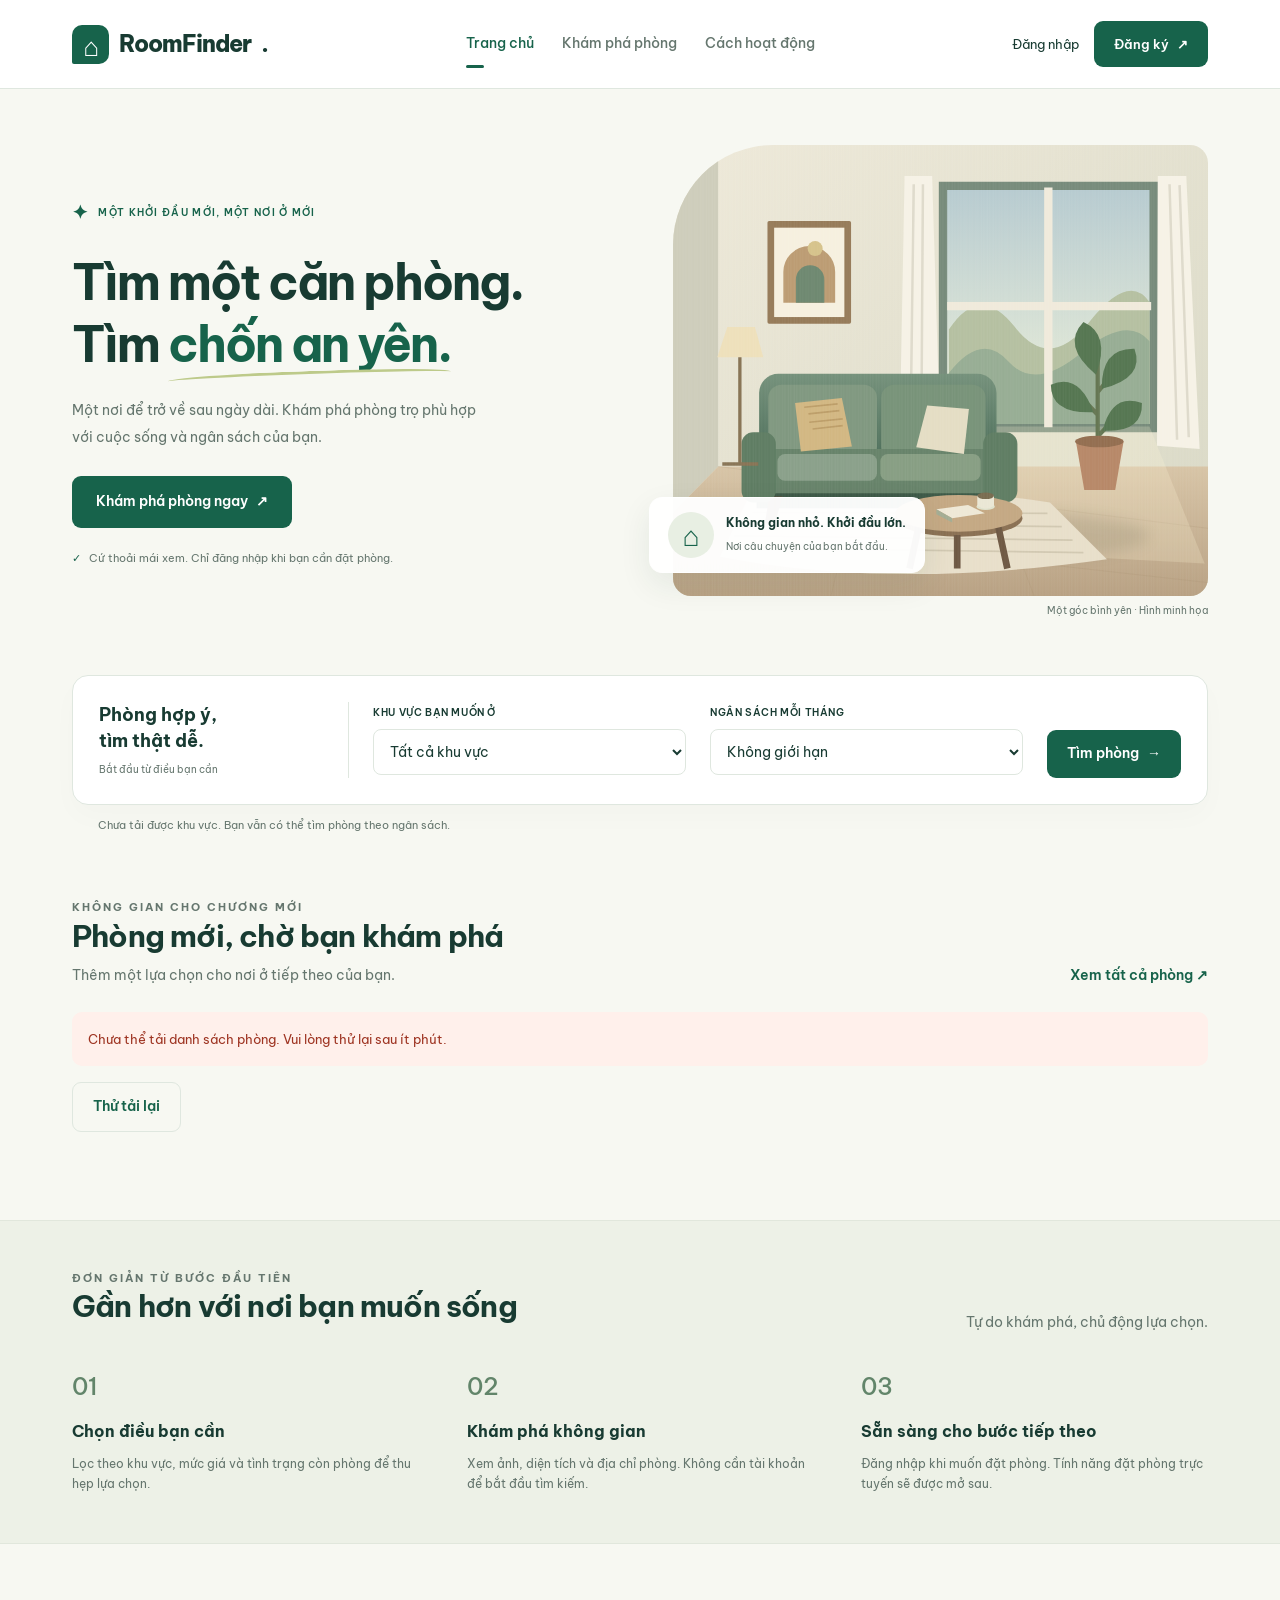
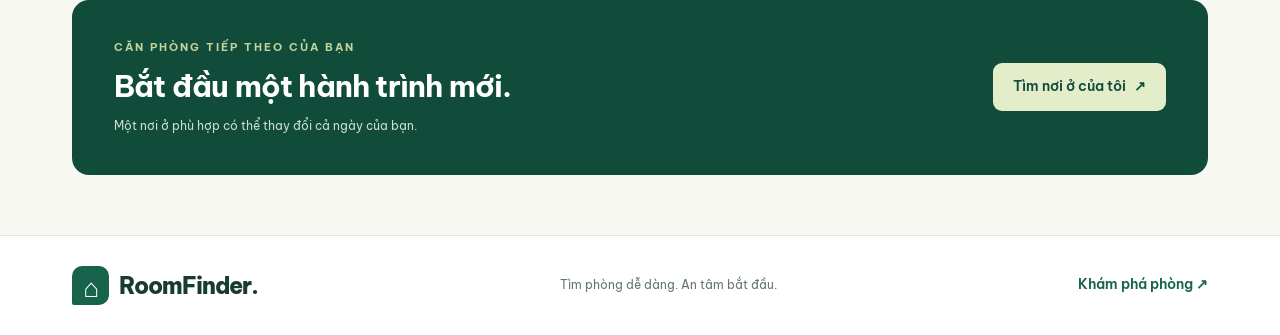
<file: Frontend/index.html>
<!DOCTYPE html>
<html lang="vi">
<head>
  <meta charset="UTF-8">
  <meta name="viewport" content="width=device-width, initial-scale=1.0">
  <meta name="description" content="Tìm phòng trọ phù hợp với bạn. Khám phá khu vực, so sánh giá và xem phòng tự do cùng RoomFinder.">
  <title>RoomFinder — Tìm phòng, tìm chốn an yên</title>
  <link rel="stylesheet" href="styles.css">
  <link rel="stylesheet" href="css/index.css">
  <link rel="stylesheet" href="css/rooms/room-list.css">
</head>
<body>
  <a class="skip-link" href="#main">Đến nội dung chính</a>
  <header class="site-header">
    <div class="container nav-inner">
      <a class="brand" href="index.html"><span class="brand-mark" aria-hidden="true">⌂</span>RoomFinder<span class="brand-dot">.</span></a>
      <nav class="nav-links" aria-label="Điều hướng chính">
        <a href="index.html" aria-current="page">Trang chủ</a>
        <a href="pages/rooms/room-list.html">Khám phá phòng</a>
        <a class="nav-guide" href="#how-it-works">Cách hoạt động</a>
      </nav>
      <div id="userMenu" class="user-menu">
        <a data-login href="pages/auth/login.html">Đăng nhập</a>
        <a class="button" href="pages/auth/register.html">Đăng ký <span aria-hidden="true">↗</span></a>
      </div>
    </div>
  </header>
  <main id="main">
    <section class="container hero">
      <div class="hero-copy">
        <span class="hero-tag"><span aria-hidden="true">✦</span> MỘT KHỞI ĐẦU MỚI, MỘT NƠI Ở MỚI</span>
        <h1>Tìm một căn phòng.<br>Tìm <em>chốn an yên.</em></h1>
        <p>Một nơi để trở về sau ngày dài. Khám phá phòng trọ phù hợp với cuộc sống và ngân sách của bạn.</p>
        <a class="button hero-button" href="pages/rooms/room-list.html">Khám phá phòng ngay <span aria-hidden="true">↗</span></a>
        <div class="hero-note"><span aria-hidden="true">✓</span> Cứ thoải mái xem. Chỉ đăng nhập khi bạn cần đặt phòng.</div>
      </div>
      <div class="hero-visual">
        <img src="assets/images/home-room.svg" alt="Minh họa căn phòng ấm áp với cửa sổ lớn, ghế sofa và cây xanh" width="640" height="540" fetchpriority="high">
        <div class="visual-label"><span class="visual-label-icon" aria-hidden="true">⌂</span><div><strong>Không gian nhỏ. Khởi đầu lớn.</strong><span>Nơi câu chuyện của bạn bắt đầu.</span></div></div>
        <span class="image-caption">Một góc bình yên · Hình minh họa</span>
      </div>
    </section>
    <section class="container search-section" aria-label="Tìm phòng nhanh">
      <form id="homeSearch" class="home-search" action="pages/rooms/room-list.html">
        <div class="search-intro"><strong>Phòng hợp ý,<br>tìm thật dễ.</strong><span>Bắt đầu từ điều bạn cần</span></div>
        <div class="field"><label for="homeDistrict">KHU VỰC BẠN MUỐN Ở</label><select id="homeDistrict" name="district"><option value="">Tất cả khu vực</option></select></div>
        <div class="field"><label for="homeBudget">NGÂN SÁCH MỖI THÁNG</label><select id="homeBudget" name="maxPrice"><option value="">Không giới hạn</option><option value="2000000">Đến 2 triệu đồng</option><option value="3000000">Đến 3 triệu đồng</option><option value="5000000">Đến 5 triệu đồng</option><option value="7000000">Đến 7 triệu đồng</option></select></div>
        <button type="submit">Tìm phòng <span aria-hidden="true">→</span></button>
      </form>
      <p id="districtHint" class="search-hint">Gợi ý: chọn khu vực và mức giá để tìm phòng phù hợp hơn.</p>
    </section>
    <section class="container latest-section" aria-labelledby="latestTitle">
      <div class="section-heading">
        <div><p class="eyebrow">KHÔNG GIAN CHO CHƯƠNG MỚI</p><h2 id="latestTitle">Phòng mới, chờ bạn khám phá</h2><p>Thêm một lựa chọn cho nơi ở tiếp theo của bạn.</p></div>
        <a class="text-link" href="pages/rooms/room-list.html">Xem tất cả phòng <span aria-hidden="true">↗</span></a>
      </div>
      <div id="status" class="status" role="status" aria-live="polite"></div>
      <button id="retryRooms" class="btn-outline" type="button" hidden>Thử tải lại</button>
      <div id="roomGrid" class="room-grid" aria-busy="true"></div>
    </section>
    <section class="how-section" id="how-it-works">
      <div class="container">
        <div class="section-heading"><div><p class="eyebrow">ĐƠN GIẢN TỪ BƯỚC ĐẦU TIÊN</p><h2>Gần hơn với nơi bạn muốn sống</h2></div><p>Tự do khám phá, chủ động lựa chọn.</p></div>
        <div class="step-grid">
          <article><span class="step-number">01</span><h3>Chọn điều bạn cần</h3><p>Lọc theo khu vực, mức giá và tình trạng còn phòng để thu hẹp lựa chọn.</p></article>
          <article><span class="step-number">02</span><h3>Khám phá không gian</h3><p>Xem ảnh, diện tích và địa chỉ phòng. Không cần tài khoản để bắt đầu tìm kiếm.</p></article>
          <article><span class="step-number">03</span><h3>Sẵn sàng cho bước tiếp theo</h3><p>Đăng nhập khi muốn đặt phòng. Tính năng đặt phòng trực tuyến sẽ được mở sau.</p></article>
        </div>
      </div>
    </section>
    <section class="container"><div class="home-cta"><div><p class="eyebrow">CĂN PHÒNG TIẾP THEO CỦA BẠN</p><h2>Bắt đầu một hành trình mới.</h2><p>Một nơi ở phù hợp có thể thay đổi cả ngày của bạn.</p></div><a class="button" href="pages/rooms/room-list.html">Tìm nơi ở của tôi <span aria-hidden="true">↗</span></a></div></section>
  </main>
  <footer class="site-footer"><div class="container footer-inner"><a class="brand" href="index.html"><span class="brand-mark" aria-hidden="true">⌂</span>RoomFinder.</a><p>Tìm phòng dễ dàng. An tâm bắt đầu.</p><a class="text-link" href="pages/rooms/room-list.html">Khám phá phòng ↗</a></div></footer>
  <script src="js/config.js"></script>
  <script src="js/utils.js"></script>
  <script src="js/auth/session.js"></script>
  <script src="js/navigation.js"></script>
  <script src="js/rooms/room-api.js"></script>
  <script src="js/rooms/room-ui.js"></script>
  <script src="js/index.js"></script>
</body>
</html>
</file>
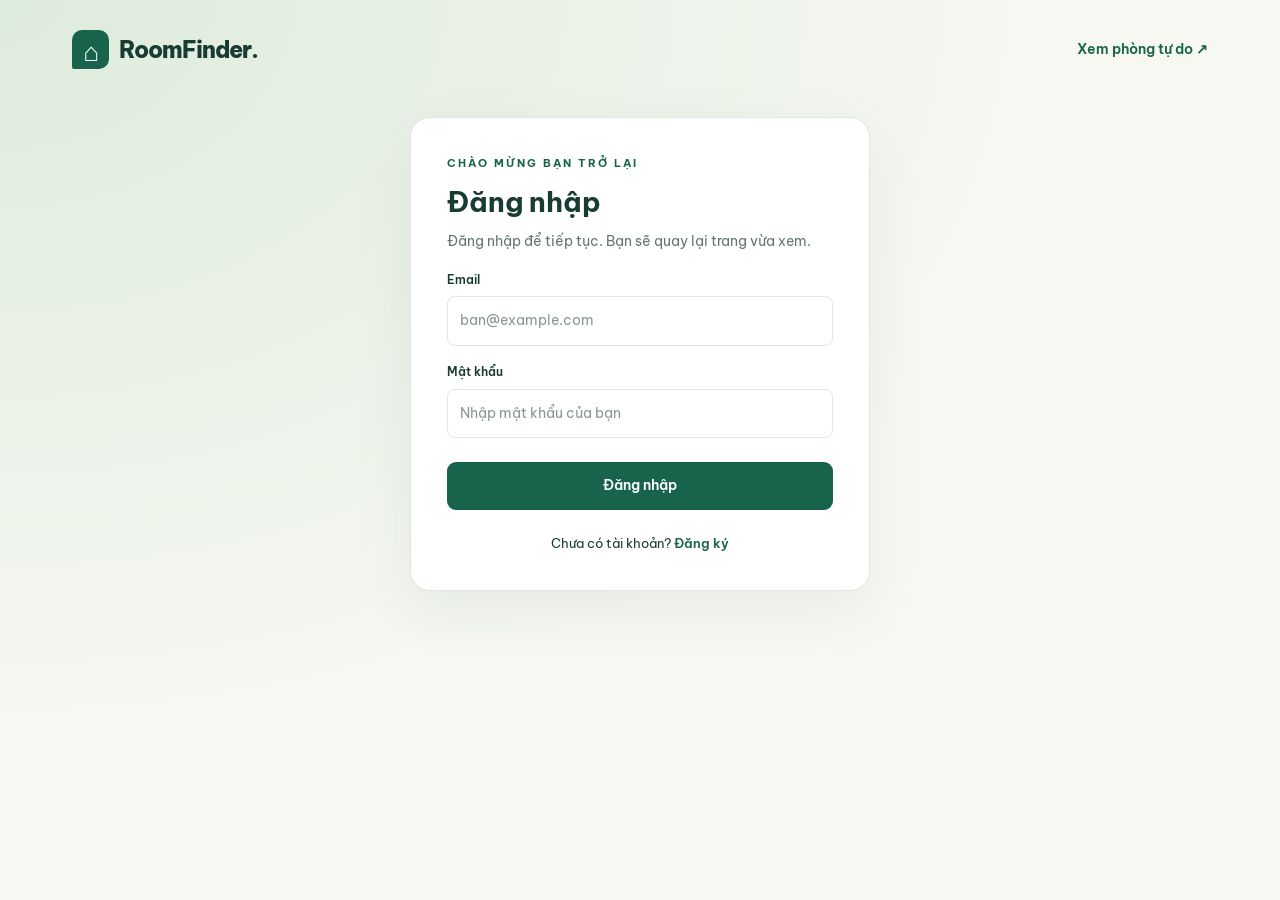
<file: Frontend/pages/admin/dashboard.html>
<!DOCTYPE html>
<html lang="vi">
<head>
  <meta charset="UTF-8">
  <meta name="viewport" content="width=device-width, initial-scale=1.0">
  <title>Quản trị phòng — RoomFinder</title>
  <link rel="stylesheet" href="../../styles.css">
  <link rel="stylesheet" href="../../css/admin/dashboard.css">
</head>
<body>
  <a class="skip-link" href="#main">Đến nội dung chính</a>
  <header class="site-header"><div class="container nav-inner">
    <a class="brand" href="../../index.html"><span class="brand-mark" aria-hidden="true">⌂</span>RoomFinder.</a>
    <span class="admin-label">KHÔNG GIAN QUẢN TRỊ</span>
    <div class="user-menu"><a href="../../index.html" class="text-link">Xem website ↗</a><button id="adminLogout" class="btn-outline" type="button">Đăng xuất</button></div>
  </div></header>
  <main id="main" class="container admin-main">
    <div id="accessStatus" class="status info" role="status">Đang kiểm tra quyền quản trị…</div>
    <button id="retryAccess" type="button" hidden>Thử lại</button>
    <div id="adminContent" hidden>
      <div class="section-heading"><div><p class="eyebrow">QUẢN LÝ KHÔNG GIAN CỦA CÔNG TY</p><h1>Phòng & căn hộ</h1><p>Thông tin và ảnh bạn đăng sẽ xuất hiện trên website cho thuê.</p></div><button id="newRoom" type="button">+ Thêm phòng mới</button></div>
      <div class="stats-grid"><div><span>Tổng số phòng</span><strong id="totalRooms">—</strong></div><div><span>Đang còn trống</span><strong id="availableRooms">—</strong></div><div><span>Đã cho thuê</span><strong id="occupiedRooms">—</strong></div></div>
      <div class="admin-toolbar"><div class="field"><label for="adminSearch">Tìm trong danh sách</label><input id="adminSearch" type="search" placeholder="Tên phòng, địa chỉ hoặc khu vực"></div><button id="refreshRooms" class="btn-outline" type="button">Tải lại danh sách</button></div>
      <div id="adminStatus" class="status" role="status" aria-live="polite"></div>
      <div id="adminRooms" class="admin-rooms" aria-busy="true"></div>
    </div>
  </main>
  <dialog id="editorDialog" aria-labelledby="editorTitle">
    <div class="editor-header"><div><p class="eyebrow">THÔNG TIN ĐĂNG TRÊN WEBSITE</p><h2 id="editorTitle">Thêm phòng mới</h2></div><button id="closeEditor" class="btn-outline" type="button" aria-label="Đóng trình chỉnh sửa">×</button></div>
    <form id="roomForm">
      <fieldset id="editorFields">
        <div class="editor-grid">
          <div class="field wide"><label for="roomTitle">Tên phòng / căn hộ</label><input id="roomTitle" maxlength="200" required placeholder="Ví dụ: Studio ban công, đầy đủ nội thất"></div>
          <div class="field wide"><label for="roomAddress">Địa chỉ</label><input id="roomAddress" maxlength="500" required placeholder="Số nhà, đường, phường, thành phố"></div>
          <div class="field"><label for="roomDistrict">Khu vực / quận</label><input id="roomDistrict" maxlength="100" required placeholder="Ví dụ: Bình Thạnh"></div>
          <div class="field"><label for="roomArea">Diện tích (m²)</label><input id="roomArea" type="number" min="0.1" max="1000000" step="any" required placeholder="28"></div>
          <div class="field"><label for="roomPrice">Giá thuê (đ/tháng)</label><input id="roomPrice" type="number" min="0" max="1000000000000" step="1" required placeholder="3200000"></div>
          <div class="field"><label for="roomAvailable">Tình trạng</label><select id="roomAvailable"><option value="true">Còn trống</option><option value="false">Đã cho thuê</option></select></div>
        </div>
        <section class="images-section" aria-labelledby="imagesTitle">
          <h3 id="imagesTitle">Ảnh phòng</h3>
          <p class="muted">Ảnh đầu tiên là ảnh đại diện trên trang chủ và danh sách phòng. Xóa ảnh đầu tiên để ảnh kế tiếp trở thành ảnh đại diện.</p>
          <div id="savedImages" class="image-grid"></div>
          <div id="imageStatus" class="status" role="status"></div>
          <label class="upload-zone" for="roomImages"><strong>+ Chọn ảnh từ máy tính</strong><span>JPG, PNG, WebP · tối đa 5 MB/ảnh · 10 ảnh/lần</span><input id="roomImages" type="file" accept=".jpg,.jpeg,.png,.webp" multiple></label>
          <div id="pendingImages" class="image-grid"></div>
        </section>
      </fieldset>
      <div id="editorStatus" class="status" role="status" aria-live="polite"></div>
      <div class="editor-actions"><span>Thông tin được cập nhật công khai sau khi lưu.</span><button type="submit" id="saveRoom">Lưu phòng</button></div>
    </form>
  </dialog>
  <script src="../../js/config.js"></script>
  <script src="../../js/utils.js"></script>
  <script src="../../js/auth/session.js"></script>
  <script src="../../js/rooms/room-api.js"></script>
  <script src="../../js/admin/admin-api.js"></script>
  <script src="../../js/admin/dashboard.js"></script>
</body>
</html>
</file>
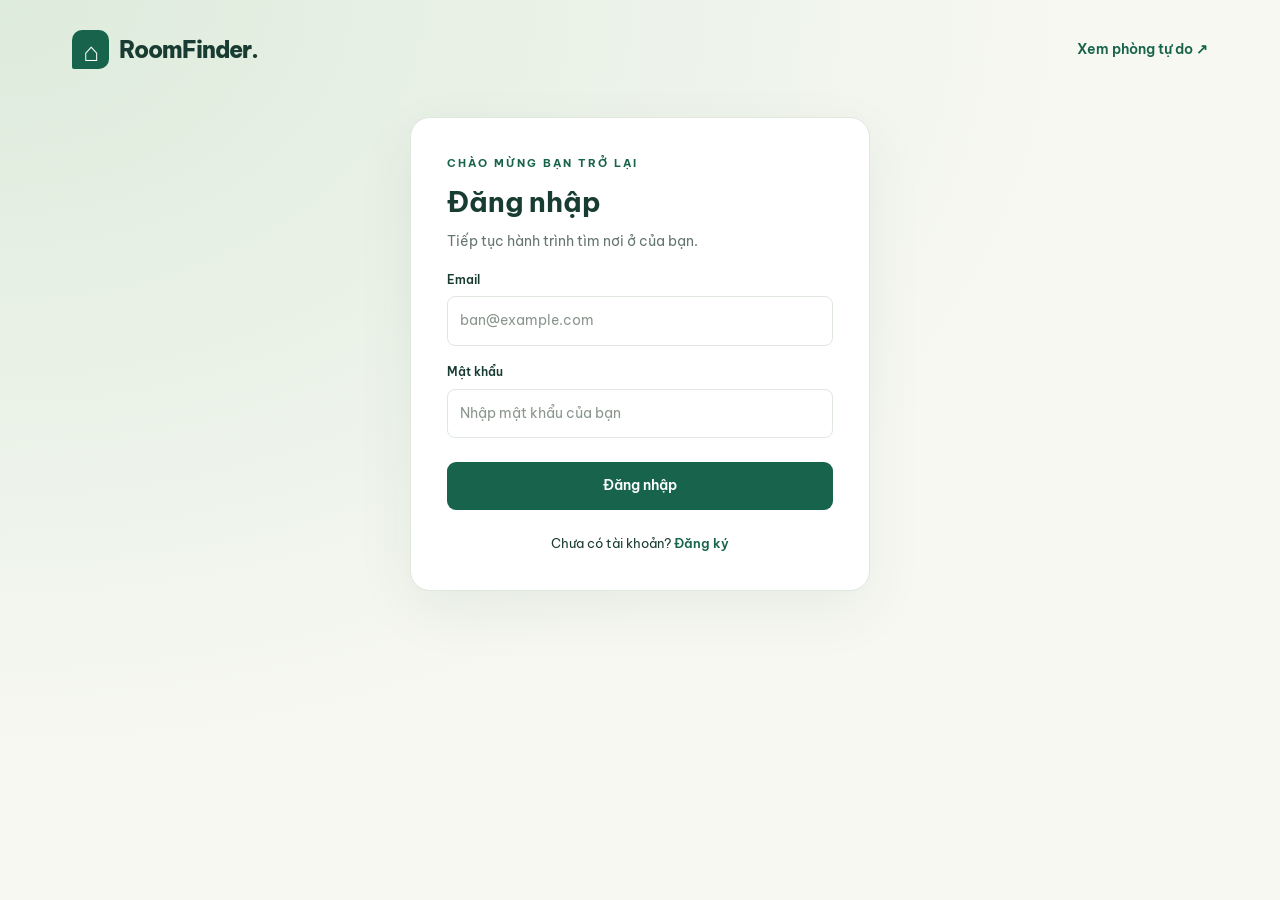
<file: Frontend/pages/auth/login.html>
<!DOCTYPE html>
<html lang="vi">
<head>
  <meta charset="UTF-8" />
  <meta name="viewport" content="width=device-width, initial-scale=1.0" />
  <title>Đăng nhập - RoomFinder</title>
  <link rel="stylesheet" href="../../styles.css" />
  <link rel="stylesheet" href="../../css/auth/login.css" />
</head>
<body class="auth-page">
  <header class="container auth-header"><a class="brand" href="../../index.html"><span class="brand-mark" aria-hidden="true">⌂</span>RoomFinder.</a><a class="text-link" href="../rooms/room-list.html">Xem phòng tự do ↗</a></header>
  <main class="auth-box">
    <p class="eyebrow">CHÀO MỪNG BẠN TRỞ LẠI</p>
    <h1>Đăng nhập</h1>
    <p id="loginHint" class="muted">Tiếp tục hành trình tìm nơi ở của bạn.</p>
    <form id="loginForm">
      <label for="email">Email</label>
      <input type="email" id="email" autocomplete="email" placeholder="ban@example.com" required />

      <label for="password">Mật khẩu</label>
      <input type="password" id="password" autocomplete="current-password" placeholder="Nhập mật khẩu của bạn" required />

      <button type="submit" id="btnLogin">Đăng nhập</button>
    </form>
    <div id="message" class="message" role="status" aria-live="polite"></div>
    <p>Chưa có tài khoản? <a id="registerLink" href="register.html">Đăng ký</a></p>
  </main>

  <script src="../../js/config.js"></script>
  <script src="../../js/auth/session.js"></script>
  <script src="../../js/ui.js"></script>
  <script src="../../js/auth/login.js"></script>
</body>
</html>
</file>
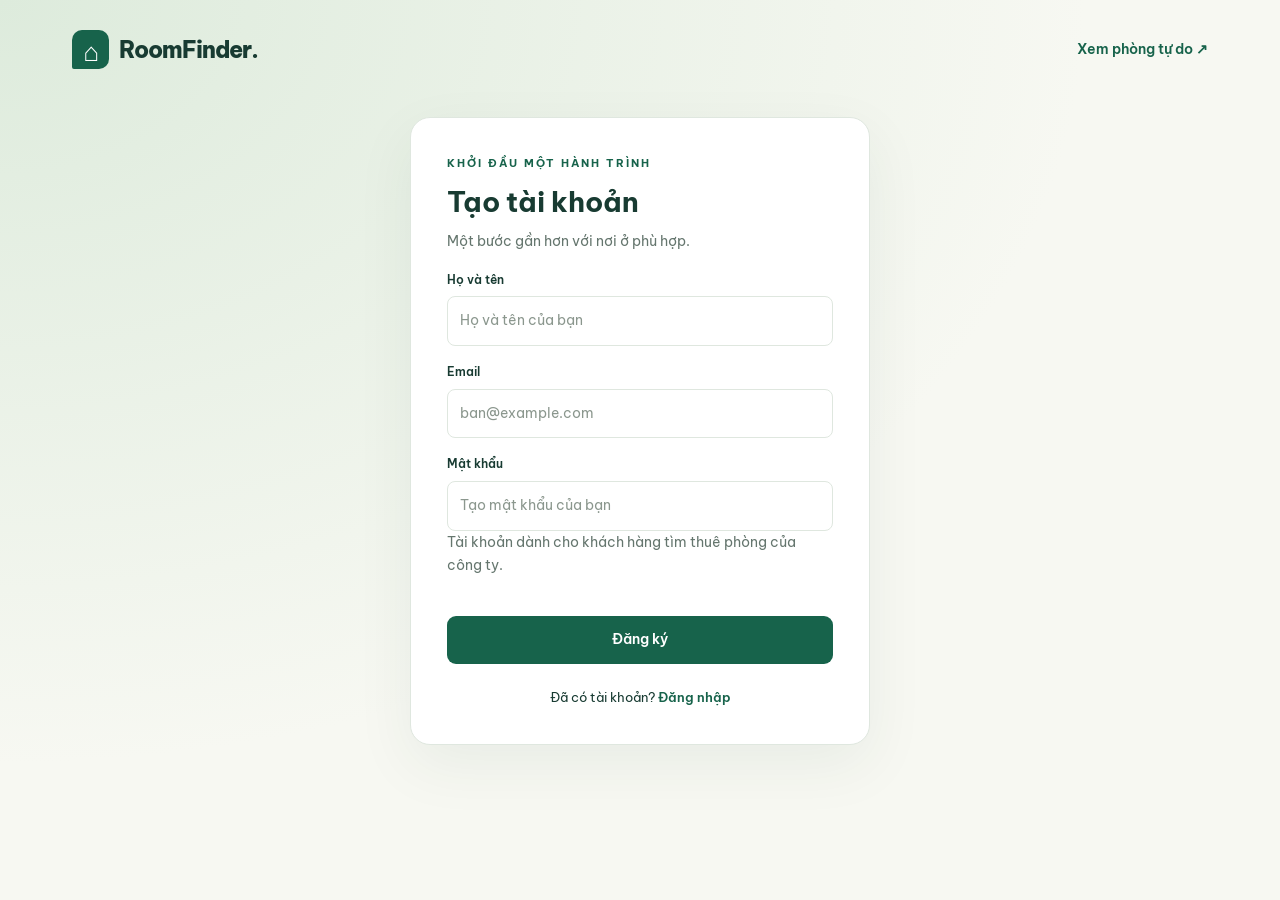
<file: Frontend/pages/auth/register.html>
<!DOCTYPE html>
<html lang="vi">
<head>
  <meta charset="UTF-8" />
  <meta name="viewport" content="width=device-width, initial-scale=1.0" />
  <title>Đăng ký - RoomFinder</title>
  <link rel="stylesheet" href="../../styles.css" />
  <link rel="stylesheet" href="../../css/auth/register.css" />
</head>
<body class="auth-page">
  <header class="container auth-header"><a class="brand" href="../../index.html"><span class="brand-mark" aria-hidden="true">⌂</span>RoomFinder.</a><a class="text-link" href="../rooms/room-list.html">Xem phòng tự do ↗</a></header>
  <main class="auth-box">
    <p class="eyebrow">KHỞI ĐẦU MỘT HÀNH TRÌNH</p>
    <h1>Tạo tài khoản</h1>
    <p class="muted">Một bước gần hơn với nơi ở phù hợp.</p>
    <form id="registerForm">
      <label for="fullName">Họ và tên</label>
      <input type="text" id="fullName" autocomplete="name" placeholder="Họ và tên của bạn" required />

      <label for="email">Email</label>
      <input type="email" id="email" autocomplete="email" placeholder="ban@example.com" required />

      <label for="password">Mật khẩu</label>
      <input type="password" id="password" autocomplete="new-password" minlength="6" placeholder="Tạo mật khẩu của bạn" required />

      <p class="muted">Tài khoản dành cho khách hàng tìm thuê phòng của công ty.</p>

      <button type="submit" id="btnRegister">Đăng ký</button>
    </form>
    <div id="message" class="message" role="status" aria-live="polite"></div>
    <p>Đã có tài khoản? <a id="loginLink" href="login.html">Đăng nhập</a></p>
  </main>

  <script src="../../js/config.js"></script>
  <script src="../../js/auth/session.js"></script>
  <script src="../../js/ui.js"></script>
  <script src="../../js/auth/register.js"></script>
</body>
</html>
</file>
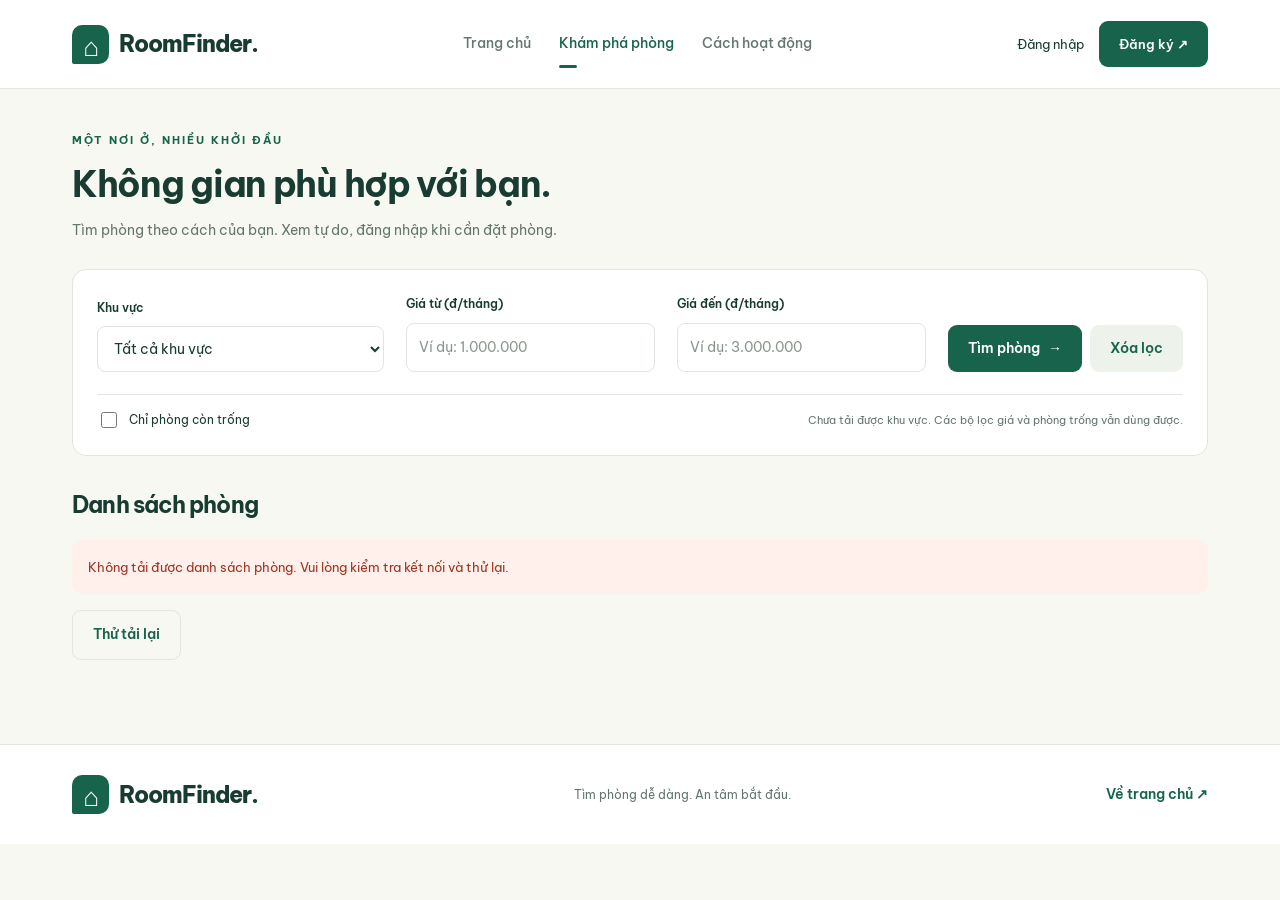
<file: Frontend/pages/rooms/room-list.html>
<!DOCTYPE html>
<html lang="vi">
<head>
  <meta charset="UTF-8">
  <meta name="viewport" content="width=device-width, initial-scale=1.0">
  <title>Khám phá phòng trọ — RoomFinder</title>
  <link rel="stylesheet" href="../../styles.css">
  <link rel="stylesheet" href="../../css/rooms/room-list.css">
</head>
<body>
  <a class="skip-link" href="#main">Đến nội dung chính</a>
  <header class="site-header"><div class="container nav-inner">
    <a class="brand" href="../../index.html"><span class="brand-mark" aria-hidden="true">⌂</span>RoomFinder.</a>
    <nav class="nav-links" aria-label="Điều hướng chính"><a href="../../index.html">Trang chủ</a><a href="room-list.html" aria-current="page">Khám phá phòng</a><a class="nav-guide" href="../../index.html#how-it-works">Cách hoạt động</a></nav>
    <div id="userMenu" class="user-menu"><a data-login href="../auth/login.html">Đăng nhập</a><a class="button" href="../auth/register.html">Đăng ký ↗</a></div>
  </div></header>
  <main id="main" class="container rooms-main">
    <div class="page-intro"><p class="eyebrow">MỘT NƠI Ở, NHIỀU KHỞI ĐẦU</p><h1>Không gian phù hợp với bạn.</h1><p>Tìm phòng theo cách của bạn. Xem tự do, đăng nhập khi cần đặt phòng.</p></div>
    <form id="filterForm" class="filter-bar">
      <div class="field"><label for="district">Khu vực</label><select id="district" name="district"><option value="">Tất cả khu vực</option></select></div>
      <div class="field"><label for="minPrice">Giá từ (đ/tháng)</label><input type="number" id="minPrice" name="minPrice" min="0" step="100000" placeholder="Ví dụ: 1.000.000"></div>
      <div class="field"><label for="maxPrice">Giá đến (đ/tháng)</label><input type="number" id="maxPrice" name="maxPrice" min="0" step="100000" placeholder="Ví dụ: 3.000.000"></div>
      <div class="filter-actions"><button type="submit">Tìm phòng <span aria-hidden="true">→</span></button><button type="reset" class="btn-secondary">Xóa lọc</button></div>
      <div class="filter-bottom"><label class="check-label"><input type="checkbox" id="onlyAvailable" name="onlyAvailable"> Chỉ phòng còn trống</label><span id="districtHint">Chọn khoảng giá phù hợp với ngân sách của bạn.</span></div>
    </form>
    <div class="results-heading"><h2>Danh sách phòng</h2><span id="resultCount" aria-live="polite"></span></div>
    <div id="status" class="status" role="status" aria-live="polite"></div>
    <button id="retryRooms" type="button" class="btn-outline" hidden>Thử tải lại</button>
    <div id="roomGrid" class="room-grid" aria-busy="true"></div>
  </main>
  <footer class="site-footer"><div class="container footer-inner"><a class="brand" href="../../index.html"><span class="brand-mark" aria-hidden="true">⌂</span>RoomFinder.</a><p>Tìm phòng dễ dàng. An tâm bắt đầu.</p><a class="text-link" href="../../index.html">Về trang chủ ↗</a></div></footer>
  <script src="../../js/config.js"></script>
  <script src="../../js/utils.js"></script>
  <script src="../../js/auth/session.js"></script>
  <script src="../../js/navigation.js"></script>
  <script src="../../js/rooms/room-api.js"></script>
  <script src="../../js/rooms/room-ui.js"></script>
  <script src="../../js/rooms/room-list.js"></script>
</body>
</html>
</file>
<file: Frontend/styles.css>
@import url('https://fonts.googleapis.com/css2?family=Be+Vietnam+Pro:wght@400;500;600;700;800&display=swap');
:root { --green: #17634b; --green-dark: #104c39; --ink: #183b32; --muted: #65766e; --line: #dfe7df; --cream: #f7f8f2; }
* { box-sizing: border-box; }
html { scroll-behavior: smooth; }
body { margin: 0; background: var(--cream); color: var(--ink); font-family: 'Be Vietnam Pro', Arial, sans-serif; font-size: 14px; line-height: 1.7; }
a { color: inherit; text-decoration: none; }
button, input, select { font: inherit; }
button, .button { cursor: pointer; border: 0; border-radius: 9px; padding: 12px 20px; background: var(--green); color: white; font-weight: 600; display: inline-flex; align-items: center; justify-content: center; gap: 8px; transition: background .2s; }
button:disabled { opacity: .55; cursor: not-allowed; }
button:hover:not(:disabled), .button:hover { background: var(--green-dark); }
.btn-secondary { background: #edf2eb; color: var(--green); }
.btn-secondary:hover:not(:disabled) { background: #e0e9dc; }
.btn-outline { background: transparent; color: var(--green); border: 1px solid var(--line); }
.btn-outline:hover { background: #edf2eb; }
:focus-visible { outline: 3px solid #cf9c4d; outline-offset: 4px; }
[hidden] { display: none !important; }
.container { max-width: 1200px; margin: 0 auto; padding: 0 32px; }
.site-header { background: #fff; border-bottom: 1px solid var(--line); }
.nav-inner { display: flex; align-items: center; justify-content: space-between; gap: 24px; min-height: 88px; }
.brand { display: inline-flex; align-items: center; gap: 10px; font-size: 23px; font-weight: 800; letter-spacing: -1px; white-space: nowrap; }
.brand-mark { width: 37px; height: 39px; background: var(--green); color: #fff; display: grid; place-items: center; border-radius: 10px 10px 10px 2px; font-size: 26px; }
.nav-links, .user-menu { display: flex; align-items: center; gap: 28px; }
.nav-links a { color: var(--muted); font-weight: 500; }
.nav-links a:hover, .nav-links [aria-current] { color: var(--green); }
.nav-links [aria-current] { position: relative; }
.nav-links [aria-current]::after { content: ''; position: absolute; width: 18px; height: 3px; background: var(--green); bottom: -12px; left: 0; border-radius: 3px; }
.user-menu { gap: 15px; font-size: 13px; }
#userInfo { max-width: 200px; overflow: hidden; text-overflow: ellipsis; white-space: nowrap; }
.eyebrow { color: var(--green); font-size: 11px; font-weight: 700; letter-spacing: 2px; text-transform: uppercase; }
h1, h2, h3, p { margin-top: 0; }
h1, h2, h3 { line-height: 1.3; }
h2 { font-size: 30px; letter-spacing: -.8px; }
.muted { color: var(--muted); }
.section-heading { display: flex; justify-content: space-between; gap: 20px; align-items: end; margin-bottom: 24px; }
.section-heading h2 { margin-bottom: 8px; }
.section-heading p { margin: 0; color: var(--muted); }
.text-link { color: var(--green); font-weight: 600; white-space: nowrap; }
.field { display: flex; flex-direction: column; gap: 8px; }
.field label { font-size: 12px; font-weight: 600; }
input, select { width: 100%; min-width: 0; background: white; color: var(--ink); padding: 12px; border: 1px solid var(--line); border-radius: 8px; }
input::placeholder { color: #8b978e; }
.site-footer { border-top: 1px solid var(--line); background: #fff; padding: 30px 0; margin-top: 60px; }
.footer-inner { display: flex; justify-content: space-between; align-items: center; gap: 20px; }
.footer-inner p { font-size: 12px; color: var(--muted); margin: 0; }
.skip-link { position: absolute; left: 20px; top: -100px; z-index: 10; background: white; padding: 12px; }
.skip-link:focus { top: 10px; }
.status, .message { display: none; padding: 16px; border-radius: 10px; margin: 16px 0; font-size: 13px; }
.status.info { display: block; background: #eaf1ec; color: var(--green); }
.status.error, .message.error { display: block; background: #fff0eb; color: #9e3422; }
.message.success { display: block; background: #e5f3e7; color: var(--green); }
.auth-page { min-height: 100vh; background: radial-gradient(ellipse at top left, #ddebdc, transparent 60%), var(--cream); }
.auth-header { padding-top: 30px; display: flex; justify-content: space-between; align-items: center; }
.auth-box { max-width: 460px; margin: 48px auto; padding: 36px; border: 1px solid var(--line); background: white; border-radius: 20px; box-shadow: 0 20px 60px #173d3210; }
.auth-box h1 { font-size: 28px; margin-bottom: 10px; }
.auth-box label { display: block; margin: 16px 0 6px; font-size: 12px; font-weight: 600; }
.auth-box button { width: 100%; margin-top: 24px; }
.auth-box > p:last-child { text-align: center; margin: 22px 0 0; font-size: 13px; }
.auth-box a { color: var(--green); font-weight: 600; }
@media (max-width: 900px) { .nav-links { gap: 18px; } .nav-links .nav-guide { display: none; } .nav-inner { gap: 16px; } #userInfo { max-width: 130px; } }
@media (max-width: 640px) { .container { padding: 0 20px; } .nav-inner { flex-wrap: wrap; padding-top: 16px; padding-bottom: 16px; gap: 18px 10px; } .brand { font-size: 20px; } .nav-links { order: 3; width: 100%; font-size: 13px; } .user-menu { gap: 12px; font-size: 12px; } .user-menu .button, .user-menu button { padding: 9px 12px; } #userInfo { max-width: 110px; } h2 { font-size: 25px; } .section-heading { align-items: start; flex-direction: column; gap: 10px; } .footer-inner { align-items: start; flex-direction: column; } .auth-box { margin: 32px 20px; padding: 26px; } .auth-header { padding-top: 22px; } .auth-header > a:last-child { font-size: 12px; } }
@media (prefers-reduced-motion: reduce) { html { scroll-behavior: auto; } *, *::before, *::after { transition: none !important; animation: none !important; } }
</file>
<file: Frontend/css/index.css>
.hero { display: grid; grid-template-columns: 1.03fr 1fr; align-items: center; gap: 50px; padding-top: 56px; padding-bottom: 56px; }
.hero-tag { display: inline-flex; align-items: center; gap: 9px; font-size: 10px; letter-spacing: 1.3px; color: var(--green); font-weight: 600; }
.hero-tag > span { font-size: 19px; }
.hero h1 { font-size: clamp(34px, 3.8vw, 49px); letter-spacing: -2px; line-height: 1.28; margin: 22px 0; font-weight: 700; }
.hero h1 em { color: var(--green); font-style: normal; position: relative; }
.hero h1 em::after { content: ''; position: absolute; left: 0; right: 0; bottom: -7px; height: 8px; border-radius: 50%; border-top: 3px solid #bdca8a; transform: rotate(-2deg); }
.hero-copy > p { color: var(--muted); max-width: 410px; line-height: 1.9; margin-bottom: 26px; }
.hero-button { padding: 14px 24px; }
.hero-note { margin-top: 21px; font-size: 11px; color: var(--muted); }
.hero-note span { color: var(--green); margin-right: 5px; }
.hero-visual { position: relative; padding-bottom: 23px; }
.hero-visual > img { width: 100%; height: auto; display: block; border-radius: 100px 18px 18px 18px; }
.visual-label { position: absolute; bottom: 46px; left: -24px; display: flex; align-items: center; gap: 12px; background: #fffffff5; padding: 14px 18px; border: 1px solid #fff; border-radius: 13px; box-shadow: 0 12px 32px #1d3d3215; }
.visual-label-icon { background: #e8efe3; color: var(--green); font-size: 28px; width: 46px; height: 46px; display: grid; place-items: center; border-radius: 50%; }
.visual-label strong { display: block; font-size: 12px; }
.visual-label div > span { font-size: 10px; color: var(--muted); }
.image-caption { position: absolute; right: 0; bottom: 0; font-size: 10px; color: var(--muted); }
.home-search { display: grid; grid-template-columns: 1fr 1.25fr 1.25fr auto; align-items: center; gap: 24px; background: #fff; border: 1px solid var(--line); padding: 26px; border-radius: 16px; box-shadow: 0 12px 28px #183b3205; }
.search-intro { border-right: 1px solid var(--line); }
.search-intro strong { font-size: 18px; line-height: 1.45; display: block; }
.search-intro span { display: block; font-size: 10px; color: var(--muted); margin-top: 6px; }
.home-search .field label { font-size: 10px; letter-spacing: .6px; }
.home-search > button { align-self: end; }
.search-hint { margin: 11px 0 0 26px; color: var(--muted); font-size: 11px; }
.latest-section { padding-top: 64px; padding-bottom: 64px; }
.how-section { padding: 48px 0; background: #edf1e7; border-top: 1px solid #e1e7dc; border-bottom: 1px solid #e1e7dc; }
.step-grid { display: grid; grid-template-columns: repeat(3, 1fr); gap: 48px; margin-top: 32px; }
.step-number { display: inline-block; padding-bottom: 10px; color: #62856a; font-size: 24px; font-weight: 500; }
.step-grid h3 { font-size: 16px; margin: 4px 0 12px; }
.step-grid p { color: var(--muted); font-size: 12px; margin: 0; }
.home-cta { margin-top: 56px; background: var(--green-dark); color: #fff; padding: 38px 42px; border-radius: 17px; display: flex; align-items: center; justify-content: space-between; gap: 24px; }
.home-cta .eyebrow { color: #c2d49e; }
.home-cta h2 { margin-bottom: 10px; }
.home-cta p:last-child { color: #cbddd1; margin: 0; font-size: 12px; }
.home-cta .button { background: #e4edca; color: var(--green-dark); white-space: nowrap; }
@media (max-width: 900px) { .hero { gap: 30px; } .hero h1 { font-size: 37px; } .home-search { grid-template-columns: 1fr 1fr auto; gap: 16px; } .search-intro { display: none; } .visual-label { left: -10px; padding: 10px; } }
@media (max-width: 640px) { .hero { grid-template-columns: 1fr; gap: 30px; padding-top: 30px; padding-bottom: 28px; } .hero h1 { font-size: 37px; letter-spacing: -1.6px; } .hero-copy > p { font-size: 13px; } .hero-visual { max-width: 460px; width: 100%; margin: auto; } .hero-visual > img { max-height: 320px; object-fit: cover; } .visual-label { left: 10px; } .home-search { grid-template-columns: 1fr; padding: 20px; gap: 16px; } .home-search button { width: 100%; } .search-hint { margin-left: 0; } .latest-section { padding-top: 40px; padding-bottom: 40px; } .step-grid { grid-template-columns: 1fr; gap: 26px; } .step-grid article { padding-left: 50px; position: relative; } .step-number { position: absolute; left: 0; top: 0; } .home-cta { flex-direction: column; align-items: start; padding: 28px; margin-top: 36px; } }
</file>
<file: Frontend/css/rooms/room-list.css>
.rooms-main { min-height: 65vh; padding-top: 42px; }
.page-intro { padding: 0 0 26px; }
.page-intro h1 { font-size: 36px; letter-spacing: -1.3px; margin-bottom: 12px; }
.page-intro > p:last-child { color: var(--muted); margin: 0; }
.filter-bar { display: grid; grid-template-columns: 1.15fr 1fr 1fr auto; gap: 22px; padding: 24px; background: white; border: 1px solid var(--line); border-radius: 14px; margin-bottom: 34px; align-items: end; }
.filter-actions { display: flex; gap: 8px; }
.filter-bottom { grid-column: 1 / -1; display: flex; justify-content: space-between; align-items: center; gap: 14px; padding-top: 14px; border-top: 1px solid var(--line); }
.check-label { display: flex; align-items: center; gap: 9px; font-size: 12px; cursor: pointer; }
.check-label input { width: 16px; height: 16px; accent-color: var(--green); }
.filter-bottom > span { font-size: 11px; color: var(--muted); }
.results-heading { display: flex; justify-content: space-between; align-items: baseline; gap: 16px; margin-bottom: 20px; }
.results-heading h2 { font-size: 23px; margin: 0; }
#resultCount { color: var(--muted); font-size: 12px; }
.room-grid { display: grid; grid-template-columns: repeat(3, minmax(0, 1fr)); gap: 24px; }
.room-card { background: white; border: 1px solid var(--line); border-radius: 14px; overflow: hidden; display: flex; flex-direction: column; transition: transform .2s, box-shadow .2s; min-width: 0; }
.room-card:hover { transform: translateY(-4px); box-shadow: 0 12px 30px #183b3210; }
.room-media { aspect-ratio: 1.65; position: relative; background: #e8ede3; overflow: hidden; }
.room-media img { width: 100%; height: 100%; object-fit: cover; display: block; }
.no-image { width: 100%; height: 100%; min-height: 180px; display: flex; flex-direction: column; justify-content: center; align-items: center; gap: 5px; color: #758575; background: linear-gradient(135deg, #e8ede3, #d9e3d5); font-size: 12px; }
.no-image > span { font-size: 48px; color: #93aa91; line-height: 1.2; }
.badge { display: inline-flex; align-items: center; gap: 5px; padding: 4px 9px; border-radius: 6px; font-size: 10px; font-weight: 600; }
.room-media .badge { position: absolute; left: 14px; top: 14px; }
.badge-ok { background: #f4faef; color: #28603d; }
.badge-full { background: #f1ece4; color: #75604c; }
.card-body { padding: 19px; display: flex; flex-direction: column; flex: 1; }
.card-district { color: var(--muted); font-size: 10px; letter-spacing: .7px; text-transform: uppercase; margin-bottom: 9px; }
.room-card h3 { margin: 0 0 10px; font-size: 16px; overflow-wrap: anywhere; }
.card-address { color: var(--muted); font-size: 12px; margin: 0 0 15px; overflow-wrap: anywhere; }
.card-meta { display: flex; gap: 14px; color: var(--muted); font-size: 11px; margin-bottom: 18px; }
.card-footer { margin-top: auto; border-top: 1px solid #edf0e9; padding-top: 15px; display: flex; align-items: center; justify-content: space-between; gap: 6px; flex-wrap: wrap; }
.price { font-size: 16px; font-weight: 700; color: var(--green); }
.card-footer button { padding: 7px 0; color: var(--green); background: transparent; font-size: 11px; }
.card-footer button:hover { background: transparent; text-decoration: underline; }
#retryRooms { margin-bottom: 24px; }
.empty-state { grid-column: 1 / -1; text-align: center; padding: 48px 24px; border: 1px dashed #c9d7c7; border-radius: 14px; background: #fff; }
.empty-state > span { font-size: 38px; color: #839a7b; }
.empty-state h3 { margin: 12px 0 8px; }
.empty-state p { font-size: 13px; color: var(--muted); margin: 0; }
.skeleton { min-height: 330px; background: linear-gradient(100deg, #e6ece2 25%, #f3f6ef 45%, #e6ece2 65%); background-size: 250% 100%; animation: shimmer 1.5s infinite; border-radius: 14px; }
@keyframes shimmer { to { background-position: -200% 0; } }
.room-dialog { border: 1px solid var(--line); border-radius: 20px; padding: 0; width: min(580px, calc(100% - 32px)); max-height: 90vh; color: var(--ink); background: white; }
.room-dialog::backdrop { background: #102c23a6; backdrop-filter: blur(4px); }
.dialog-header { display: flex; justify-content: space-between; align-items: center; gap: 16px; padding: 18px 24px; border-bottom: 1px solid var(--line); }
.dialog-header > span { font-weight: 600; }
.dialog-close { padding: 3px 12px; font-size: 23px; background: #edf2eb; color: var(--green); }
.dialog-body { padding: 24px; }
.dialog-body h2 { margin: 16px 0 10px; font-size: 25px; overflow-wrap: anywhere; }
.dialog-body .room-media { border-radius: 12px; }
.detail-facts { display: grid; grid-template-columns: 1fr 1fr; gap: 16px; margin: 20px 0; }
.detail-facts div { background: var(--cream); padding: 12px; border-radius: 8px; }
.detail-facts dt { font-size: 11px; color: var(--muted); }
.detail-facts dd { margin: 4px 0 0; overflow-wrap: anywhere; }
.booking-note { font-size: 12px; color: var(--muted); margin: 12px 0 0; }
.room-gallery { display: flex; gap: 10px; overflow-x: auto; padding: 12px 0; }
.gallery-thumb { flex: 0 0 78px; padding: 3px; border: 1px solid var(--line); background: white; }
.gallery-thumb img { width: 70px; height: 55px; object-fit: cover; border-radius: 6px; }
@media (max-width: 1000px) { .filter-bar { grid-template-columns: 1fr 1fr; } .room-grid { gap: 16px; } .card-body { padding: 15px; } .price { font-size: 14px; } }
@media (max-width: 760px) { .room-grid { grid-template-columns: repeat(2, minmax(0, 1fr)); } .filter-bottom > span { max-width: 210px; } }
@media (max-width: 540px) { .rooms-main { padding-top: 28px; } .page-intro h1 { font-size: 29px; } .page-intro > p:last-child { font-size: 12px; } .filter-bar { grid-template-columns: 1fr; padding: 20px; gap: 16px; } .filter-actions button { flex: 1; } .filter-bottom { align-items: start; flex-direction: column; } .filter-bottom > span { max-width: none; } .room-grid { grid-template-columns: 1fr; } .room-media { aspect-ratio: 1.75; } .card-body { padding: 19px; } .results-heading h2 { font-size: 20px; } .dialog-body { padding: 18px; } .price { font-size: 16px; } }
</file>
<file: Frontend/css/admin/dashboard.css>
.admin-label { font-size: 11px; letter-spacing: 1.5px; color: var(--muted); }
.admin-main { padding-top: 40px; padding-bottom: 60px; }
.admin-main h1 { font-size: 34px; margin-bottom: 10px; }
.stats-grid { display: grid; grid-template-columns: repeat(3, 1fr); gap: 20px; margin: 28px 0; }
.stats-grid > div { padding: 24px; background: white; border: 1px solid var(--line); border-radius: 14px; }
.stats-grid span { font-size: 12px; color: var(--muted); display: block; }
.stats-grid strong { display: block; font-size: 34px; line-height: 1.3; margin-top: 8px; color: var(--green); }
.admin-toolbar { display: flex; align-items: end; gap: 20px; margin: 26px 0; }
.admin-toolbar .field { flex: 1; max-width: 500px; }
.admin-rooms { display: grid; gap: 14px; }
.admin-room { display: grid; grid-template-columns: 115px 1fr auto; align-items: center; gap: 22px; background: white; border: 1px solid var(--line); padding: 18px; border-radius: 14px; }
.admin-room img, .admin-placeholder { width: 115px; height: 95px; border-radius: 10px; object-fit: cover; background: #e7eddf; }
.admin-placeholder { display: grid; place-items: center; color: #70876a; font-size: 36px; }
.admin-room h2 { font-size: 17px; margin: 0 0 5px; overflow-wrap: anywhere; }
.admin-room p { margin: 0; color: var(--muted); font-size: 12px; overflow-wrap: anywhere; }
.admin-room .room-price { color: var(--green); font-weight: 600; margin-top: 5px; }
.room-controls { display: flex; gap: 8px; flex-wrap: wrap; justify-content: end; max-width: 340px; }
.room-controls button { font-size: 12px; padding: 9px 13px; }
.danger-button { background: #fbeee8; color: #a83927; }
.danger-button:hover:not(:disabled) { background: #f5dacf; }
.room-state { display: inline-block; margin: 4px 0; color: var(--green); font-size: 11px; }
.room-state.full { color: #9a6236; }
#editorDialog { width: min(740px, calc(100% - 28px)); max-height: 92vh; border: 1px solid var(--line); border-radius: 18px; color: var(--ink); padding: 0; }
#editorDialog::backdrop { background: #1235299c; backdrop-filter: blur(4px); }
.editor-header { display: flex; justify-content: space-between; align-items: center; padding: 22px 26px; border-bottom: 1px solid var(--line); }
.editor-header h2 { font-size: 23px; margin: 0; }
.editor-header .eyebrow { margin-bottom: 7px; font-size: 9px; }
#roomForm { padding: 24px 26px; }
#editorFields { border: 0; padding: 0; margin: 0; min-width: 0; }
.editor-grid { display: grid; grid-template-columns: 1fr 1fr; gap: 18px; }
.editor-grid .wide { grid-column: 1 / -1; }
.images-section { margin-top: 28px; }
.images-section h3 { margin-bottom: 8px; }
.images-section p { font-size: 12px; }
.upload-zone { display: grid; gap: 7px; padding: 20px; background: #f5f8ef; border: 1px dashed #a9bfa1; border-radius: 12px; cursor: pointer; text-align: center; }
.upload-zone span { color: var(--muted); font-size: 11px; }
.upload-zone input { background: white; padding: 9px; margin-top: 6px; }
.image-grid { display: grid; grid-template-columns: repeat(3, minmax(0, 1fr)); gap: 12px; margin: 12px 0; }
.image-item { min-width: 0; border: 1px solid var(--line); border-radius: 9px; padding: 8px; background: white; }
.image-item img { width: 100%; height: 110px; object-fit: cover; border-radius: 6px; }
.image-item p { font-size: 10px; overflow-wrap: anywhere; margin: 4px 0; }
.image-item button { padding: 5px 9px; font-size: 11px; width: 100%; }
.editor-actions { display: flex; justify-content: space-between; align-items: center; gap: 12px; margin-top: 24px; }
.editor-actions > span { color: var(--muted); font-size: 11px; }
.admin-empty { padding: 36px; text-align: center; border: 1px dashed var(--line); border-radius: 12px; background: white; color: var(--muted); }
@media (max-width: 900px) { .admin-room { grid-template-columns: 95px 1fr; gap: 16px; } .admin-room img, .admin-placeholder { width: 95px; } .room-controls { grid-column: 1 / -1; max-width: none; justify-content: start; } .admin-label { display: none; } }
@media (max-width: 540px) { .admin-main { padding-top: 26px; } .stats-grid { gap: 8px; } .stats-grid > div { padding: 14px 10px; } .stats-grid strong { font-size: 27px; } .stats-grid span { font-size: 10px; } .admin-toolbar { flex-direction: column; align-items: stretch; gap: 12px; } .admin-room { padding: 14px; } .editor-grid { grid-template-columns: 1fr; } .editor-header, #roomForm { padding: 18px; } .editor-actions { flex-direction: column; align-items: stretch; } .image-grid { grid-template-columns: repeat(2, minmax(0, 1fr)); } }
</file>
<file: Frontend/css/auth/login.css>
/* CSS riêng của pages/auth/login.html. Viết giao diện đăng nhập tại đây. */
</file>
<file: Frontend/css/auth/register.css>
/* CSS riêng của pages/auth/register.html. Viết giao diện đăng ký tại đây. */
</file>
